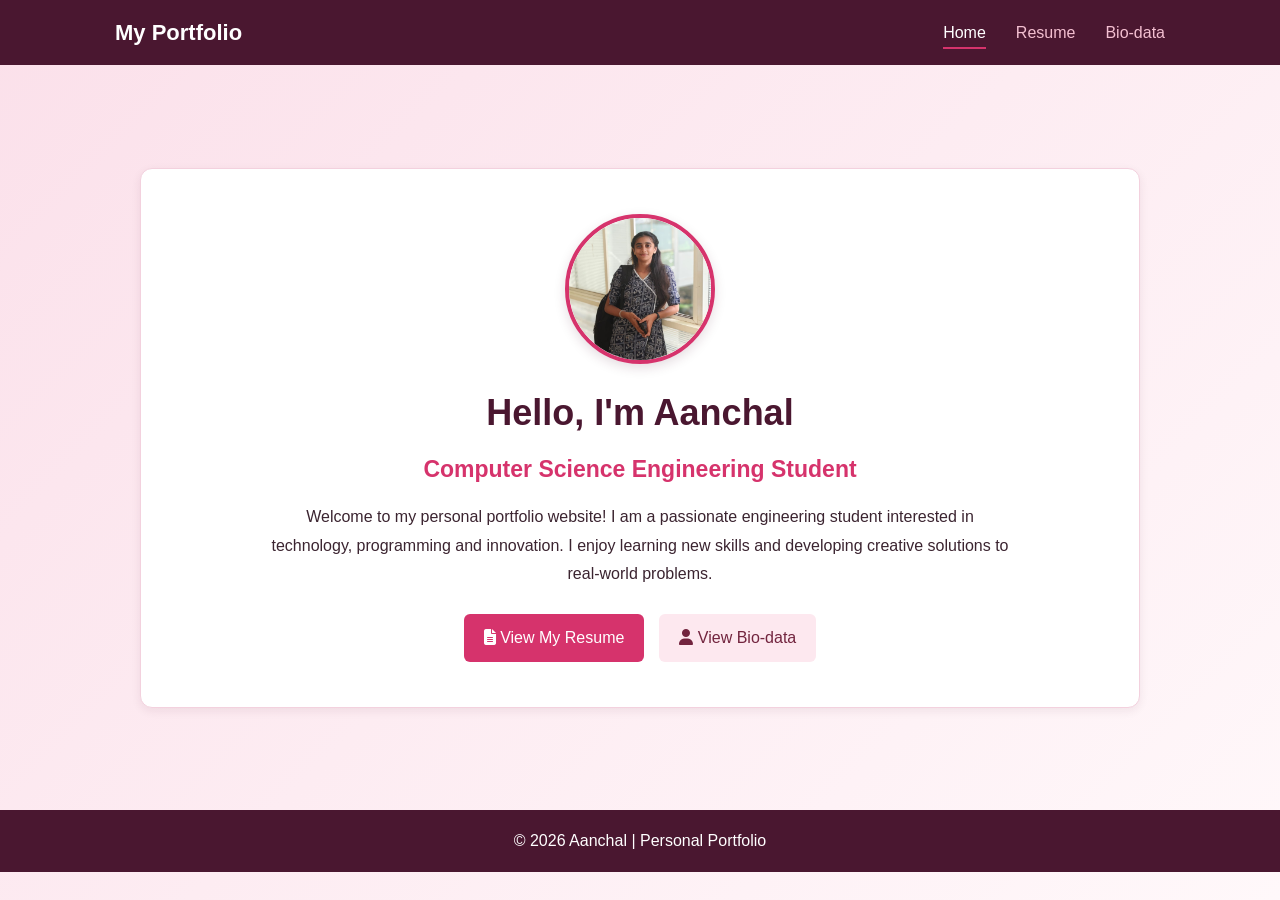
<file: index.html>
<!DOCTYPE html>
<html lang="en">
<head>
    <!-- Page settings -->
    <meta charset="UTF-8">
    <meta name="viewport" content="width=device-width, initial-scale=1.0">

    <title>My Portfolio | Home</title>

    <!-- CSS stylesheet -->
    <link rel="stylesheet" href="style.css">

    <!-- Font Awesome icons -->
    <link rel="stylesheet"
          href="https://cdnjs.cloudflare.com/ajax/libs/font-awesome/6.5.0/css/all.min.css">
</head>

<body>

    <!-- HEADER AND NAVIGATION -->
    <header class="site-header">
        <nav class="navbar" aria-label="Main navigation">

            <a href="index.html" class="logo">My Portfolio</a>

            <!-- Mobile hamburger button -->
            <button class="menu-toggle"
                    id="menu-toggle"
                    aria-label="Open navigation menu"
                    aria-expanded="false"
                    aria-controls="nav-links">
                <i class="fa-solid fa-bars"></i>
            </button>

            <!-- Navigation links -->
            <ul class="nav-links" id="nav-links">
                <li><a href="index.html" class="active">Home</a></li>
                <li><a href="resume.html">Resume</a></li>
                <li><a href="biodata.html">Bio-data</a></li>
            </ul>

        </nav>
    </header>


    <!-- MAIN CONTENT -->
    <main class="home-container">

        <!-- Welcome section -->
        <section class="home-card">

        <!-- Profile photograph -->
        <img src="profile.jpeg"
            alt="Photo of Aanchal"
            class="home-photo">

            <h1>Hello, I'm Aanchal</h1>

            <h2>Computer Science Engineering Student</h2>

            <p>
                Welcome to my personal portfolio website! I am a passionate
                engineering student interested in technology, programming
                and innovation. I enjoy learning new skills and developing
                creative solutions to real-world problems.
            </p>

            <!-- Links to other pages -->
            <div class="home-buttons">
                <a href="resume.html" class="primary-btn">
                    <i class="fa-solid fa-file-lines"></i>
                    View My Resume
                </a>

                <a href="biodata.html" class="secondary-btn">
                    <i class="fa-solid fa-user"></i>
                    View Bio-data
                </a>
            </div>

        </section>

    </main>


    <!-- FOOTER -->
    <footer class="site-footer">
        <p>© 2026 Aanchal | Personal Portfolio</p>
    </footer>


    <!-- JavaScript -->
    <script src="script.js"></script>

</body>
</html>
</file>
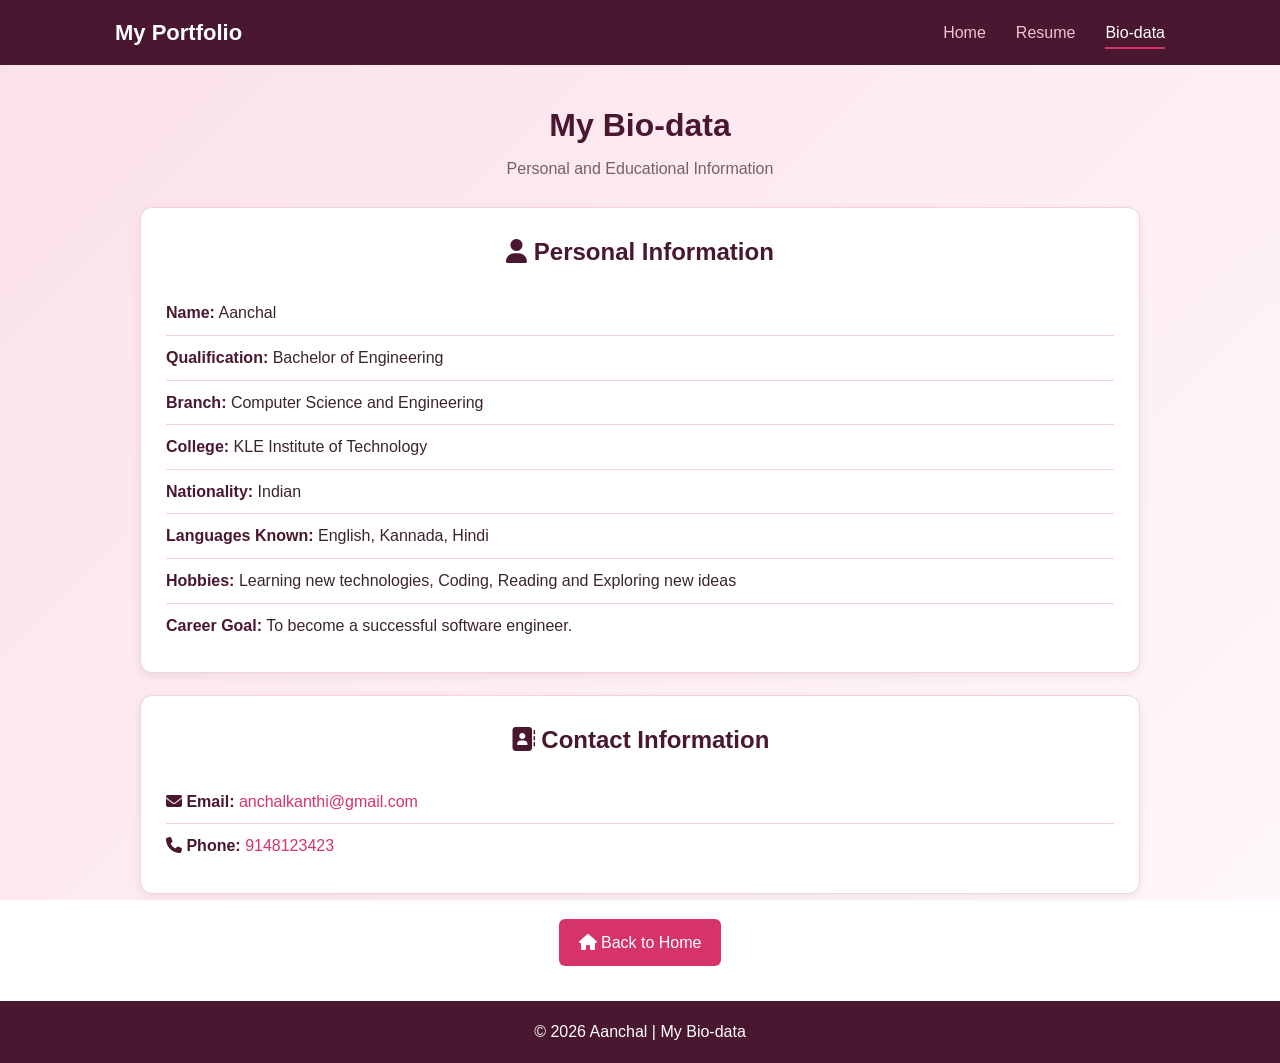
<file: biodata.html>
<!DOCTYPE html>
<html lang="en">
<head>
    <!-- Page settings -->
    <meta charset="UTF-8">
    <meta name="viewport" content="width=device-width, initial-scale=1.0">

    <title>My Bio-data</title>

    <!-- CSS stylesheet -->
    <link rel="stylesheet" href="style.css">

    <!-- Font Awesome icons -->
    <link rel="stylesheet"
          href="https://cdnjs.cloudflare.com/ajax/libs/font-awesome/6.5.0/css/all.min.css">
</head>

<body>

    <!-- HEADER AND NAVIGATION -->
    <header class="site-header">
        <nav class="navbar" aria-label="Main navigation">

            <a href="index.html" class="logo">My Portfolio</a>

            <!-- Mobile hamburger button -->
            <button class="menu-toggle"
                    id="menu-toggle"
                    aria-label="Open navigation menu"
                    aria-expanded="false"
                    aria-controls="nav-links">
                <i class="fa-solid fa-bars"></i>
            </button>

            <!-- Navigation links -->
            <ul class="nav-links" id="nav-links">
                <li><a href="index.html">Home</a></li>
                <li><a href="resume.html">Resume</a></li>
                <li><a href="biodata.html" class="active">Bio-data</a></li>
            </ul>

        </nav>
    </header>


    <!-- MAIN BIO-DATA CONTENT -->
    <main class="biodata-container">

        <!-- Page heading -->
        <section class="biodata-heading">
            <h1>My Bio-data</h1>
            <p>Personal and Educational Information</p>
        </section>


        <!-- Personal information card -->
        <section class="resume-card">

            <h2>
                <i class="fa-solid fa-user"></i>
                Personal Information
            </h2>

            <div class="biodata-details">

                <p><strong>Name:</strong> Aanchal</p>

                <p><strong>Qualification:</strong> Bachelor of Engineering</p>

                <p><strong>Branch:</strong> Computer Science and Engineering</p>

                <p><strong>College:</strong> KLE Institute of Technology</p>

                <p><strong>Nationality:</strong> Indian</p>

                <p><strong>Languages Known:</strong> English, Kannada, Hindi</p>

                <p><strong>Hobbies:</strong> Learning new technologies, Coding,
                    Reading and Exploring new ideas</p>

                <p><strong>Career Goal:</strong> To become a successful
                    software engineer.</p>

            </div>

        </section>


        <!-- Contact information card -->
        <section class="resume-card">

            <h2>
                <i class="fa-solid fa-address-book"></i>
                Contact Information
            </h2>

            <div class="biodata-details">

                <p>
                    <strong><i class="fa-solid fa-envelope"></i> Email:</strong>
                    <a href="mailto:anchalkanthi@gmail.com">
                        anchalkanthi@gmail.com
                    </a>
                </p>

                <p>
                    <strong><i class="fa-solid fa-phone"></i> Phone:</strong>
                    <a href="tel:9148123423">9148123423</a>
                </p>

            </div>

        </section>


        <!-- Back to home link -->
        <div class="back-home">
            <a href="index.html" class="primary-btn">
                <i class="fa-solid fa-house"></i>
                Back to Home
            </a>
        </div>

    </main>


    <!-- FOOTER -->
    <footer class="site-footer">
        <p>© 2026 Aanchal | My Bio-data</p>
    </footer>


    <!-- JavaScript -->
    <script src="script.js"></script>

</body>
</html>
</file>
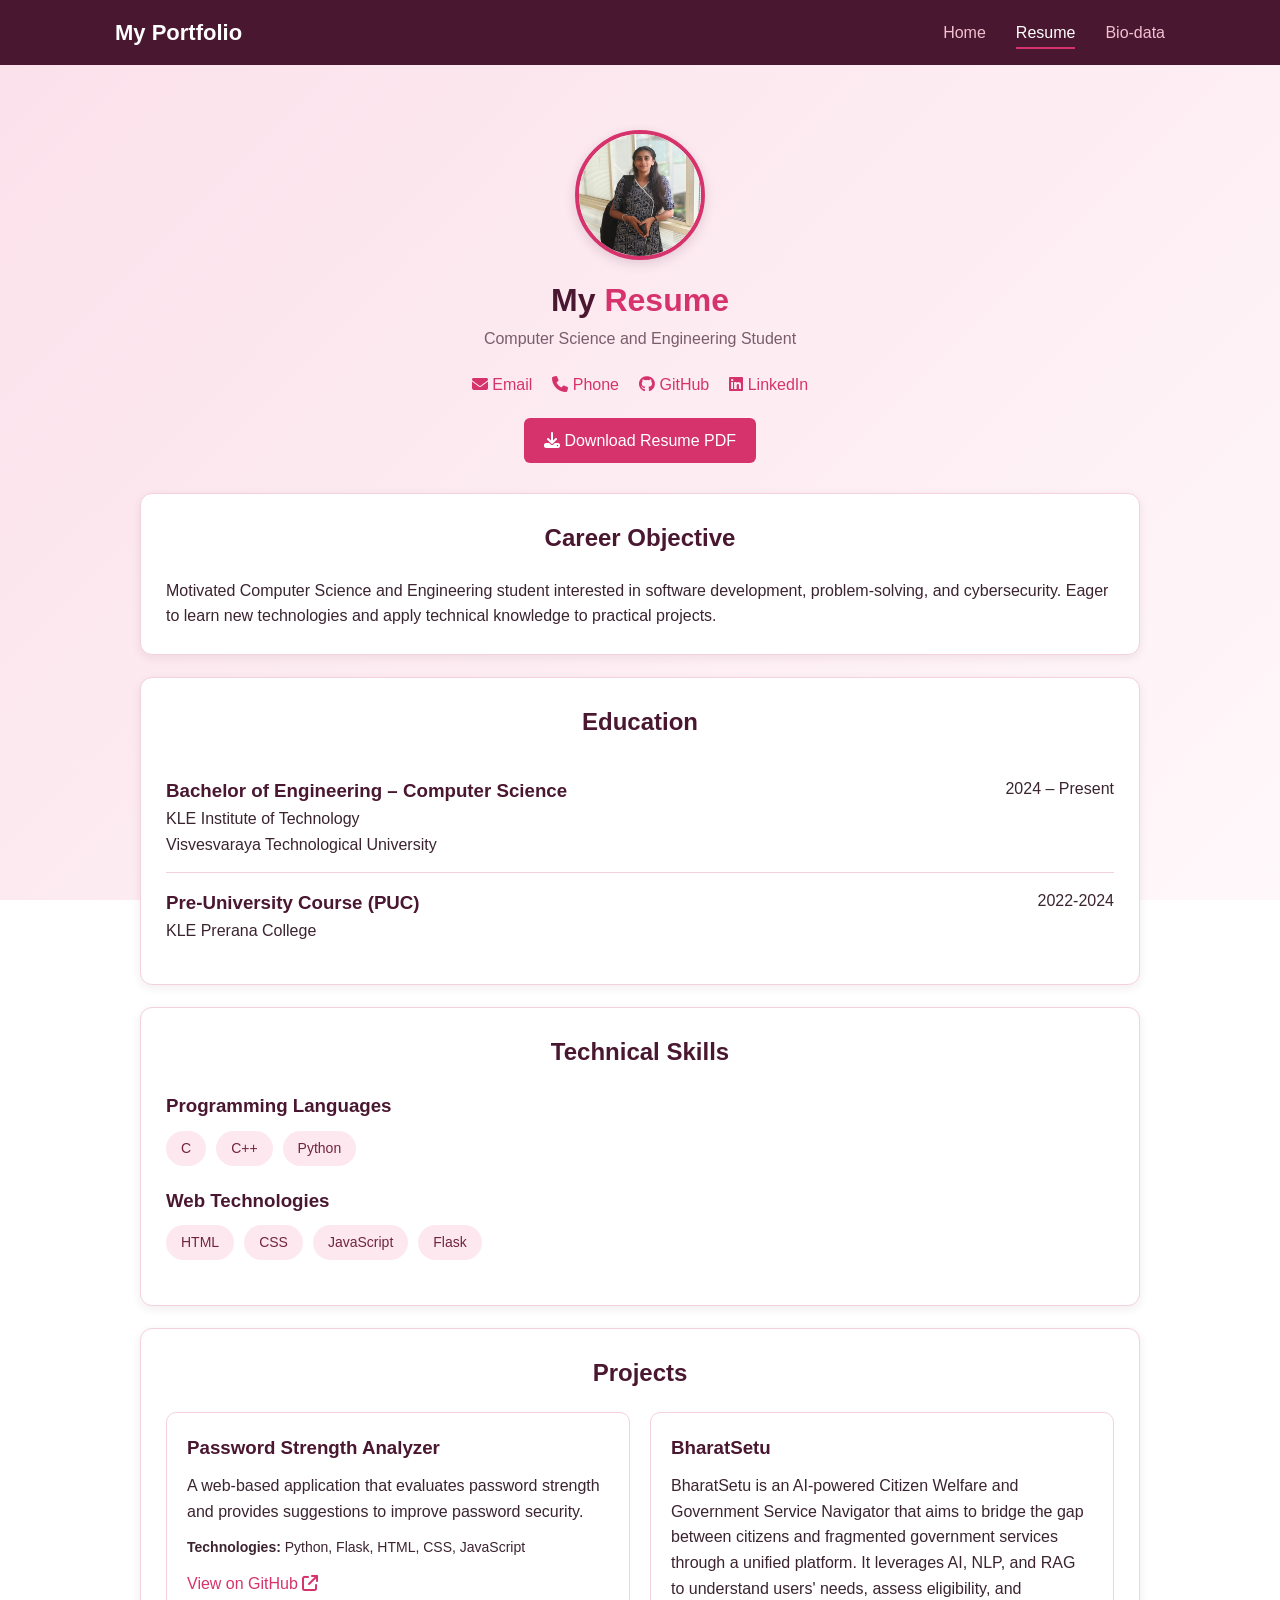
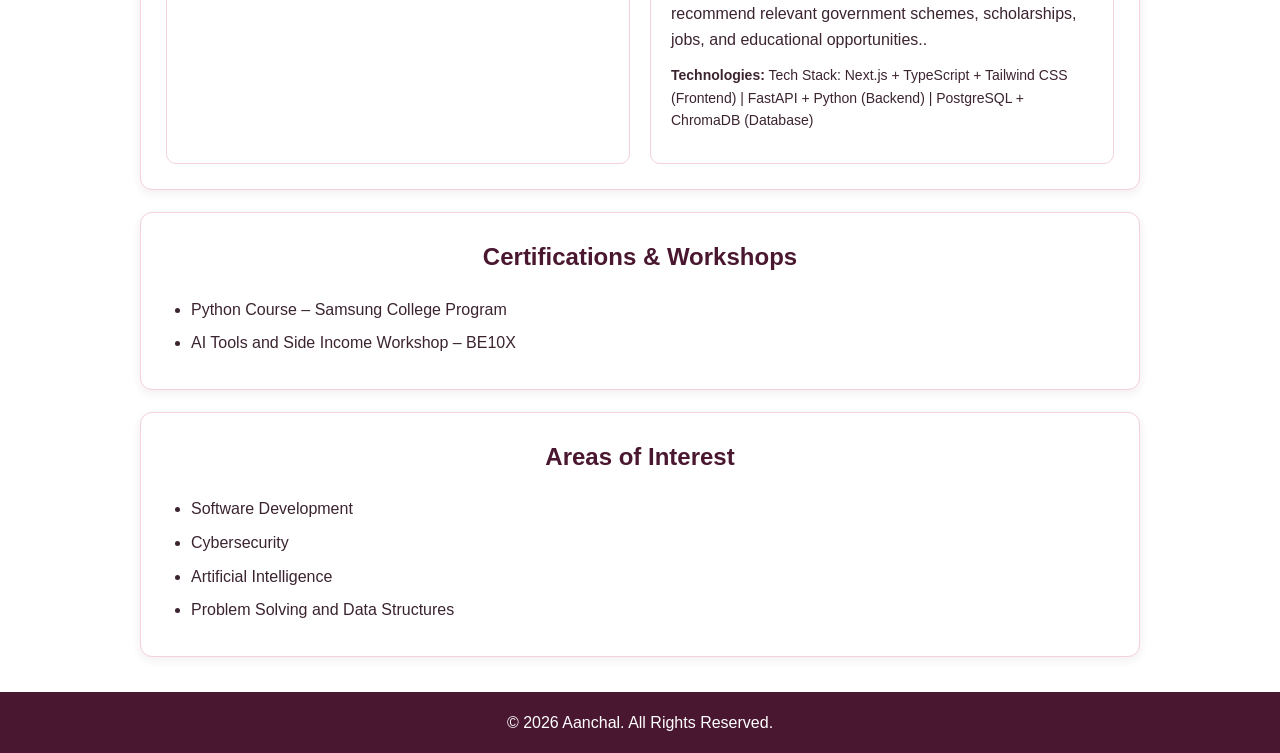
<file: resume.html>
<!DOCTYPE html>
<html lang="en">
<head>
    <!-- Basic page information and mobile responsiveness -->
    <meta charset="UTF-8">
    <meta name="viewport" content="width=device-width, initial-scale=1.0">

    <title>My Resume</title>

    <!-- Main CSS file -->
    <link rel="stylesheet" href="style.css">

    <!-- Font Awesome icons -->
    <link rel="stylesheet"
          href="https://cdnjs.cloudflare.com/ajax/libs/font-awesome/6.5.0/css/all.min.css">
</head>

<body>

    <!-- HEADER: Contains the navigation bar -->
    <header class="site-header">

        <nav class="navbar" aria-label="Main navigation">

            <a href="index.html" class="logo">My Portfolio</a>

            <!-- Hamburger button for mobile screens -->
            <button class="menu-toggle"
                    id="menu-toggle"
                    aria-label="Open navigation menu"
                    aria-expanded="false"
                    aria-controls="nav-links">
                <i class="fa-solid fa-bars"></i>
            </button>

            <!-- Navigation links -->
            <ul class="nav-links" id="nav-links">
                <li><a href="index.html">Home</a></li>
                <li><a href="resume.html" class="active">Resume</a></li>
                <li><a href="biodata.html">Bio-data</a></li>
            </ul>

        </nav>
    </header>


    <!-- MAIN: Contains the main resume content -->
    <main class="resume-container">

        <!-- Profile section -->
        <section class="profile-section">

           <img src="profile.jpeg"
                alt="Aanchal's Profile Photo"
                class="resume-photo">
            <h1>My <span>Resume</span></h1>

            <p class="profile-subtitle">
                Computer Science and Engineering Student
            </p>

            <!-- Contact information -->
            <div class="contact-row">
                <a href="mailto:anchalkanthi@gmail.com">
                    <i class="fa-solid fa-envelope"></i> Email
                </a>

                <a href="tel:+919148123423">
                    <i class="fa-solid fa-phone"></i> Phone
                </a>

                <a href="https://github.com/anchalkanthi-source" target="_blank">
                    <i class="fa-brands fa-github"></i> GitHub
                </a>

                <a href="https://www.linkedin.com/in/anchal-kanthi-990a20351?utm_source=share&utm_campaign=share_via&utm_content=profile&utm_medium=android_app" target="_blank">
                    <i class="fa-brands fa-linkedin"></i> LinkedIn
                </a>
            </div>

            <!-- Download resume PDF -->
            <a href="resume.pdf" download class="download-btn">
                <i class="fa-solid fa-download"></i> Download Resume PDF
            </a>

        </section>


        <!-- Career objective -->
        <section class="resume-card">
            <h2>Career Objective</h2>

            <p>
                Motivated Computer Science and Engineering student interested
                in software development, problem-solving, and cybersecurity.
                Eager to learn new technologies and apply technical knowledge
                to practical projects.
            </p>
        </section>


        <!-- Education details -->
        <section class="resume-card">
            <h2>Education</h2>

            <div class="education-entry">
                <div>
                    <h3>Bachelor of Engineering – Computer Science</h3>
                    <p>KLE Institute of Technology</p>
                    <p>Visvesvaraya Technological University</p>
                </div>

                <div class="education-year">
                    <p>2024 – Present</p>
                </div>
            </div>

            <div class="education-entry">
                <div>
                    <h3>Pre-University Course (PUC)</h3>
                    <p>KLE Prerana College</p>
                </div>

                <div class="education-year">
                    <p>2022-2024</p>
                </div>
            </div>
        </section>


        <!-- Technical skills -->
        <section class="resume-card">
            <h2>Technical Skills</h2>

            <div class="skill-group">
                <h3>Programming Languages</h3>

                <div class="skill-list">
                    <span class="skill-badge blue">C</span>
                    <span class="skill-badge blue">C++</span>
                    <span class="skill-badge blue">Python</span>
                </div>
            </div>

            <div class="skill-group">
                <h3>Web Technologies</h3>

                <div class="skill-list">
                    <span class="skill-badge green">HTML</span>
                    <span class="skill-badge green">CSS</span>
                    <span class="skill-badge green">JavaScript</span>
                    <span class="skill-badge green">Flask</span>
                </div>
            </div>
        </section>


        <!-- Projects -->
        <section class="resume-card">
            <h2>Projects</h2>

            <div class="projects-grid">

                <article class="project-card">
                    <h3>Password Strength Analyzer</h3>

                    <p>
                        A web-based application that evaluates password
                        strength and provides suggestions to improve password
                        security.
                    </p>

                    <p class="tech-stack">
                        <strong>Technologies:</strong> Python, Flask,
                        HTML, CSS, JavaScript
                    </p>

                    <a href="https://github.com/anchalkanthi-source/Password-Strength-Analyzer"
                       target="_blank">
                        View on GitHub <i class="fa-solid fa-arrow-up-right-from-square"></i>
                    </a>
                </article>

                <article class="project-card">
                    <h3>BharatSetu</h3>

                    <p>
                        BharatSetu is an AI-powered Citizen Welfare and Government Service Navigator that aims to bridge the gap between citizens and fragmented government services through a unified platform. It leverages AI, NLP, and RAG to understand users' needs, assess eligibility, and recommend relevant government schemes, scholarships, jobs, and educational opportunities..
                    </p>

                    <p class="tech-stack">
                        <strong>Technologies:</strong> Tech Stack: Next.js + TypeScript + Tailwind CSS (Frontend) | FastAPI + Python (Backend) | PostgreSQL + ChromaDB (Database)
                    </p>
                </article>

            </div>
        </section>


        <!-- Certifications -->
        <section class="resume-card">
            <h2>Certifications & Workshops</h2>

            <ul class="resume-list">
                <li>Python Course – Samsung College Program</li>
                <li>AI Tools and Side Income Workshop – BE10X</li>
            </ul>
        </section>


        <!-- Career interests -->
        <section class="resume-card">
            <h2>Areas of Interest</h2>

            <ul class="resume-list">
                <li>Software Development</li>
                <li>Cybersecurity</li>
                <li>Artificial Intelligence</li>
                <li>Problem Solving and Data Structures</li>
            </ul>
        </section>

    </main>


    <!-- FOOTER: Copyright information -->
    <footer class="site-footer">
        <p>© 2026 Aanchal. All Rights Reserved.</p>
    </footer>


    <!-- JavaScript file for mobile navigation -->
    <script src="script.js"></script>

</body>
</html>
</file>
<file: style.css>
/* =========================================
   1. CSS VARIABLES - ROSE PINK THEME
   These variables make the website colours
   easy to change from one place.
========================================= */

:root {
    --nav: #4a1730;          /* Navbar, headings and footer */
    --accent: #d6336c;       /* Main pink for buttons, links and highlights */
    --accent-hover: #b02a5b; /* Darker pink when hovering over buttons */
    --bg-from: #fbe0ea;      /* Start colour of page background gradient */
    --bg-to: #fff8fa;        /* End colour of page background gradient */
    --card-bg: #ffffff;      /* Background colour of content cards */
    --card-border: #f3d1de;  /* Soft pink border around cards */
    --text: #3b2430;         /* Main paragraph and body text */
    --text-muted: #7a5c6b;    /* Secondary text, dates and descriptions */
    --badge-bg: #fde8ef;     /* Light pink background for skill badges */
    --badge-text: #72243e;   /* Dark pink text inside skill badges */
}


/* =========================================
   2. GENERAL PAGE STYLING
========================================= */

* {
    margin: 0;
    padding: 0;
    box-sizing: border-box;
}

html {
    scroll-behavior: smooth;
}

body {
    font-family: Arial, sans-serif;
    background: linear-gradient(135deg, var(--bg-from), var(--bg-to));
    background-attachment: fixed;
    min-height: 100vh;
    color: var(--text);
    line-height: 1.6;
}


/* =========================================
   3. HEADER AND NAVIGATION BAR
========================================= */

.site-header {
    position: sticky;
    top: 0;
    z-index: 1000;
    background-color: var(--nav);
}

.navbar {
    max-width: 1100px;
    margin: auto;
    padding: 15px 25px;

    display: flex;
    justify-content: space-between;
    align-items: center;
}

/* Portfolio logo */
.logo {
    color: var(--card-bg);
    font-size: 22px;
    font-weight: bold;
    text-decoration: none;
}

/* Navigation links */
.nav-links {
    display: flex;
    gap: 30px;
    list-style: none;
}

.nav-links a {
    color: #f4c0d1;
    text-decoration: none;
    padding-bottom: 6px;
    transition: color 0.3s ease, border-color 0.3s ease;
}

/* Navigation hover effect */
.nav-links a:hover {
    color: var(--card-bg);
}

/* Active navigation link */
.nav-links a.active {
    color: var(--card-bg);
    border-bottom: 2px solid var(--accent);
}

/* Hamburger button - hidden on desktop */
.menu-toggle {
    display: none;
    background: none;
    border: none;
    color: var(--card-bg);
    font-size: 25px;
    cursor: pointer;
}


/* =========================================
   4. MAIN RESUME CONTAINER
========================================= */

.resume-container {
    width: 90%;
    max-width: 1000px;
    margin: 35px auto;
}


/* =========================================
   5. PROFILE SECTION AND TITLE
========================================= */

.profile-section {
    text-align: center;
    padding: 30px 15px;
}

/* Circular initials profile placeholder */
.profile-circle {
    width: 100px;
    height: 100px;
    margin: 0 auto 15px;

    display: flex;
    align-items: center;
    justify-content: center;

    border-radius: 50%;
    background-color: var(--nav);
    color: var(--card-bg);

    font-size: 30px;
    font-weight: bold;
}

/* Main resume title */
.profile-section h1 {
    color: var(--nav);
    font-size: 32px;
}

/* Pink colour for the word Resume */
.profile-section h1 span {
    color: var(--accent);
}

/* Subtitle below the title */
.profile-subtitle {
    color: var(--text-muted);
    margin-bottom: 15px;
}


/* =========================================
   6. CONTACT LINKS
========================================= */

.contact-row {
    display: flex;
    justify-content: center;
    align-items: center;
    flex-wrap: wrap;
    gap: 20px;
    margin: 20px 0;
}

.contact-row a {
    color: var(--accent);
    text-decoration: none;
    transition: color 0.3s ease;
}

.contact-row a:hover {
    color: var(--accent-hover);
    text-decoration: underline;
}


/* =========================================
   7. DOWNLOAD RESUME BUTTON
========================================= */

.download-btn {
    display: inline-block;
    background-color: var(--accent);
    color: var(--card-bg);

    padding: 10px 20px;
    border-radius: 6px;

    text-decoration: none;
    transition: background-color 0.3s ease;
}

.download-btn:hover {
    background-color: var(--accent-hover);
}


/* =========================================
   8. RESUME SECTION CARDS
========================================= */

.resume-card {
    background-color: var(--card-bg);
    border: 1px solid var(--card-border);
    border-radius: 12px;

    padding: 25px;
    margin-bottom: 22px;

    box-shadow: 0 3px 10px rgba(74, 23, 48, 0.08);
}

/* Section headings */
.resume-card h2 {
    text-align: center;
    color: var(--nav);
    margin-bottom: 20px;
}

/* Paragraph text */
.resume-card p {
    text-align: left;
    color: var(--text);
}


/* =========================================
   9. EDUCATION SECTION
========================================= */

.education-entry {
    display: flex;
    justify-content: space-between;
    gap: 20px;

    padding: 15px 0;
    border-bottom: 1px solid var(--card-border);
}

.education-entry:last-child {
    border-bottom: none;
}

.education-entry h3 {
    color: var(--nav);
}

.education-year {
    text-align: right;
    color: var(--text-muted);
    white-space: nowrap;
}


/* =========================================
   10. TECHNICAL SKILLS AND BADGES
========================================= */

.skill-group {
    margin-bottom: 20px;
}

.skill-group h3 {
    margin-bottom: 10px;
    color: var(--nav);
}

.skill-list {
    display: flex;
    flex-wrap: wrap;
    gap: 10px;
}

/* Rounded skill badges */
.skill-badge {
    padding: 6px 15px;
    border-radius: 20px;
    font-size: 14px;

    background-color: var(--badge-bg);
    color: var(--badge-text);
}

/* Both skill categories use the same rose theme */
.skill-badge.blue,
.skill-badge.green {
    background-color: var(--badge-bg);
    color: var(--badge-text);
}


/* =========================================
   11. PROJECT CARDS
========================================= */

.projects-grid {
    display: grid;
    grid-template-columns: repeat(2, 1fr);
    gap: 20px;
}

.project-card {
    border: 1px solid var(--card-border);
    border-radius: 10px;
    padding: 20px;
    background-color: var(--card-bg);
}

.project-card h3 {
    color: var(--nav);
    margin-bottom: 10px;
}

.project-card p {
    margin-bottom: 12px;
    color: var(--text);
}

/* Project technology descriptions */
.tech-stack {
    color: var(--text-muted);
    font-size: 14px;
}

/* GitHub and project links */
.project-card a {
    color: var(--accent);
    text-decoration: none;
    transition: color 0.3s ease;
}

.project-card a:hover {
    color: var(--accent-hover);
    text-decoration: underline;
}


/* =========================================
   12. CERTIFICATIONS AND INTERESTS
========================================= */

.resume-list {
    padding-left: 25px;
    color: var(--text);
}

.resume-list li {
    margin-bottom: 8px;
}


/* =========================================
   13. FOOTER
========================================= */

.site-footer {
    background-color: var(--nav);
    color: var(--card-bg);

    text-align: center;
    padding: 18px;
    margin-top: 30px;
}


/* =========================================
   14. HOMEPAGE STYLING
========================================= */

.home-container {
    width: 90%;
    max-width: 1000px;
    min-height: 75vh;
    margin: 35px auto;

    display: flex;
    align-items: center;
    justify-content: center;
}

.home-card {
    width: 100%;
    background-color: var(--card-bg);
    border: 1px solid var(--card-border);
    border-radius: 12px;
    padding: 45px 35px;
    text-align: center;
    box-shadow: 0 3px 10px rgba(74, 23, 48, 0.08);
}

.home-icon {
    width: 90px;
    height: 90px;
    margin: 0 auto 20px;

    display: flex;
    align-items: center;
    justify-content: center;

    border-radius: 50%;
    background-color: var(--badge-bg);
    color: var(--accent);
    font-size: 35px;
}

.home-card h1 {
    color: var(--nav);
    font-size: 36px;
    margin-bottom: 10px;
}

.home-card h2 {
    color: var(--accent);
    font-size: 23px;
    margin-bottom: 15px;
}

.home-card p {
    max-width: 750px;
    margin: 0 auto 25px;
    line-height: 1.8;
    color: var(--text);
}

/* Homepage buttons */
.home-buttons {
    display: flex;
    justify-content: center;
    flex-wrap: wrap;
    gap: 15px;
}

.primary-btn,
.secondary-btn {
    display: inline-block;
    padding: 11px 20px;
    border-radius: 6px;
    text-decoration: none;
    transition: all 0.3s ease;
}

.primary-btn {
    background-color: var(--accent);
    color: var(--card-bg);
}

.primary-btn:hover {
    background-color: var(--accent-hover);
}

.secondary-btn {
    background-color: var(--badge-bg);
    color: var(--badge-text);
}

.secondary-btn:hover {
    background-color: var(--accent);
    color: var(--card-bg);
}


/* =========================================
   15. BIO-DATA PAGE STYLING
========================================= */

.biodata-container {
    width: 90%;
    max-width: 1000px;
    margin: 35px auto;
}

.biodata-heading {
    text-align: center;
    margin-bottom: 25px;
}

.biodata-heading h1 {
    color: var(--nav);
    font-size: 32px;
}

.biodata-heading p {
    color: var(--text-muted);
    margin-top: 5px;
}

.biodata-details p {
    padding: 9px 0;
    border-bottom: 1px solid var(--card-border);
    overflow-wrap: anywhere;
    color: var(--text);
}

.biodata-details p:last-child {
    border-bottom: none;
}

.biodata-details strong {
    color: var(--nav);
}

/* Email and phone links */
.biodata-details a {
    color: var(--accent);
    text-decoration: none;
    transition: color 0.3s ease;
}

.biodata-details a:hover {
    color: var(--accent-hover);
    text-decoration: underline;
}

.back-home {
    text-align: center;
    margin: 25px 0;
}


/* =========================================
   16. RESPONSIVE DESIGN
   Applies to screens under 768px
========================================= */

@media screen and (max-width: 768px) {

    /* Mobile navigation */
    .navbar {
        flex-wrap: wrap;
        padding: 15px 20px;
    }

    .menu-toggle {
        display: block;
    }

    .nav-links {
        display: none;
        flex-direction: column;
        width: 100%;
        gap: 0;
        padding-top: 15px;
    }

    .nav-links.show {
        display: flex;
    }

    .nav-links li {
        padding: 12px 0;
    }

    .nav-links a {
        display: inline-block;
    }

    /* Resume content */
    .resume-container {
        width: 94%;
        margin: 20px auto;
    }

    .profile-section h1 {
        font-size: 26px;
    }

    .education-entry {
        flex-direction: column;
        gap: 5px;
    }

    .education-year {
        text-align: left;
    }

    .projects-grid {
        grid-template-columns: 1fr;
    }

    .contact-row {
        gap: 12px 18px;
    }

    .resume-card {
        padding: 18px;
    }

    /* Homepage */
    .home-container,
    .biodata-container {
        width: 94%;
        margin: 20px auto;
    }

    .home-card {
        padding: 30px 20px;
    }

    .home-card h1 {
        font-size: 28px;
    }

    .home-card h2 {
        font-size: 19px;
    }

    .home-card p {
        font-size: 15px;
    }

    .home-buttons {
        flex-direction: column;
        align-items: stretch;
    }

    .home-buttons a {
        text-align: center;
    }

    .biodata-heading h1 {
        font-size: 26px;
    }

    .biodata-details p {
        font-size: 15px;
    }
}


/* =========================================
   17. EXTRA SMALL SCREENS
   Applies to screens under 480px
========================================= */

@media screen and (max-width: 480px) {

    .logo {
        font-size: 19px;
    }

    .profile-circle {
        width: 85px;
        height: 85px;
        font-size: 25px;
    }

    .profile-section h1 {
        font-size: 23px;
    }

    .contact-row {
        flex-direction: column;
        gap: 10px;
    }

    .download-btn {
        font-size: 14px;
    }

    .resume-card h2 {
        font-size: 20px;
    }

    .home-card {
        padding: 25px 15px;
    }

    .home-card h1 {
        font-size: 24px;
    }

    .home-icon {
        width: 75px;
        height: 75px;
        font-size: 28px;
    }

    .biodata-container {
        width: 92%;
    }

    .resume-card {
        padding: 16px;
    }
}
/* =====================================
   HOME PAGE PROFILE PHOTO
===================================== */

.home-photo {
    width: 150px;
    height: 150px;
    border-radius: 50%;
    object-fit: cover;
    object-position: center;
    border: 4px solid var(--accent);
    box-shadow: 0 4px 12px rgba(74, 23, 48, 0.15);
    margin: 0 auto 20px;
    display: block;
}

/* Profile photo on smaller screens */
@media screen and (max-width: 480px) {
    .home-photo {
        width: 120px;
        height: 120px;
    }
}
/* Circular profile photograph */
.resume-photo {
    width: 130px;
    height: 130px;
    border-radius: 50%;
    object-fit: cover;
    object-position: center;
    border: 4px solid var(--accent);
    box-shadow: 0 4px 12px rgba(74, 23, 48, 0.15);
    display: block;
    margin: 0 auto 15px;
}

@media screen and (max-width: 480px) {
    .resume-photo {
        width: 110px;
        height: 110px;
    }
}
</file>
